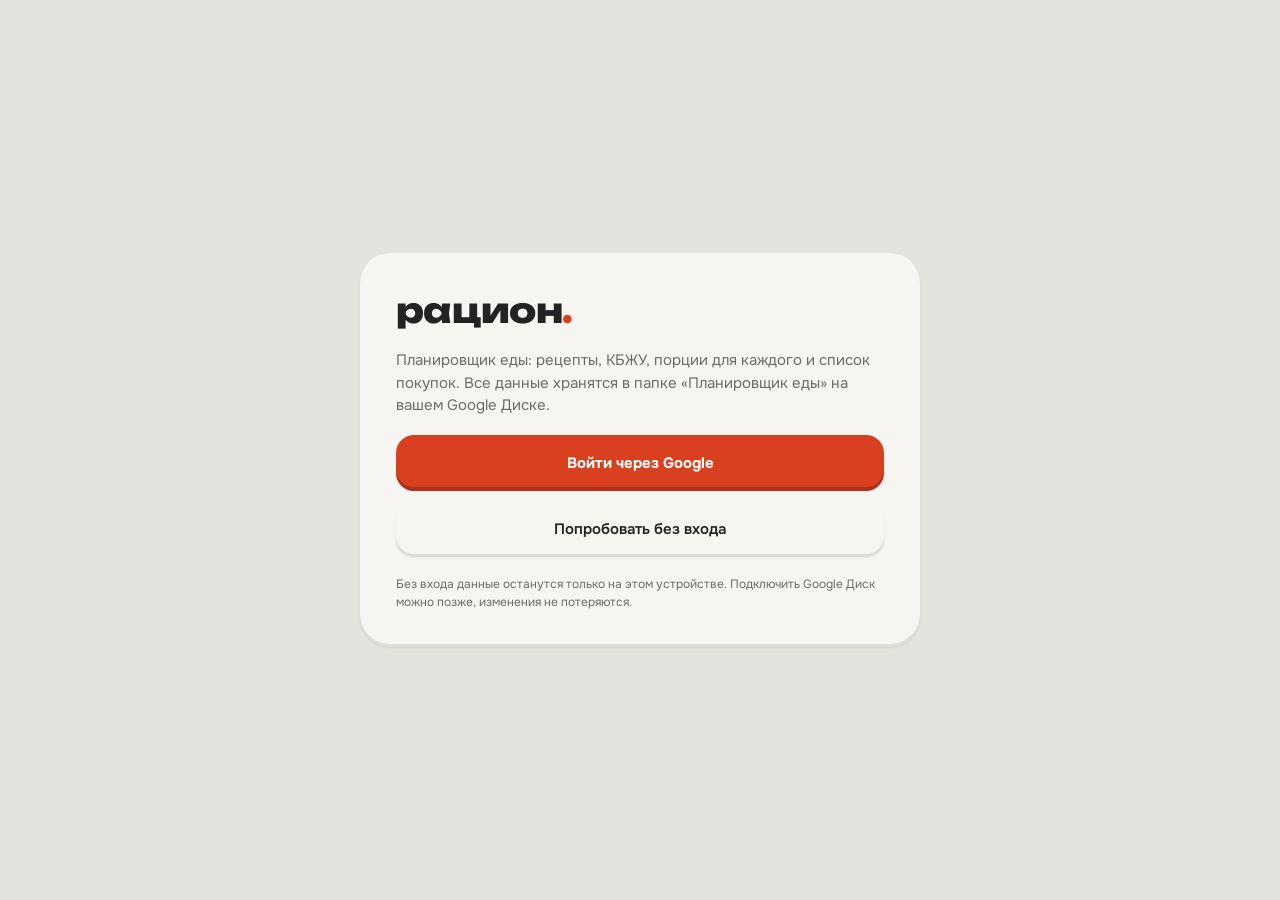
<file: index.html>
<!doctype html>
<html lang="ru">
<head>
<meta charset="utf-8">
<meta name="viewport" content="width=device-width, initial-scale=1, viewport-fit=cover">
<title>Рацион — планировщик еды</title>
<meta name="description" content="Планировщик рациона: рецепты, КБЖУ, список покупок. Данные хранятся на вашем Google Диске.">
<meta name="theme-color" content="#E4E2DD">
<link rel="manifest" href="manifest.webmanifest">
<link rel="icon" href="icons/icon.svg" type="image/svg+xml">
<link rel="apple-touch-icon" href="icons/icon-192.png">
<link rel="preconnect" href="https://fonts.googleapis.com">
<link rel="preconnect" href="https://fonts.gstatic.com" crossorigin>
<link href="https://fonts.googleapis.com/css2?family=Onest:wght@400;500;600;700&family=Unbounded:wght@500;700;800&display=swap" rel="stylesheet">
<link rel="stylesheet" href="css/app.css">
<script src="https://accounts.google.com/gsi/client" async defer></script>
</head>
<body>
<div id="app" aria-live="polite"><div class="welcome"><div class="card"><h1>рацион<i>.</i></h1><p>Загрузка…</p></div></div></div>
<div id="overlay"></div>
<div class="toasts" id="toasts" role="status" aria-live="polite"></div>
<noscript>Для работы приложения нужен JavaScript.</noscript>
<script type="module" src="js/app.js"></script>
</body>
</html>
</file>
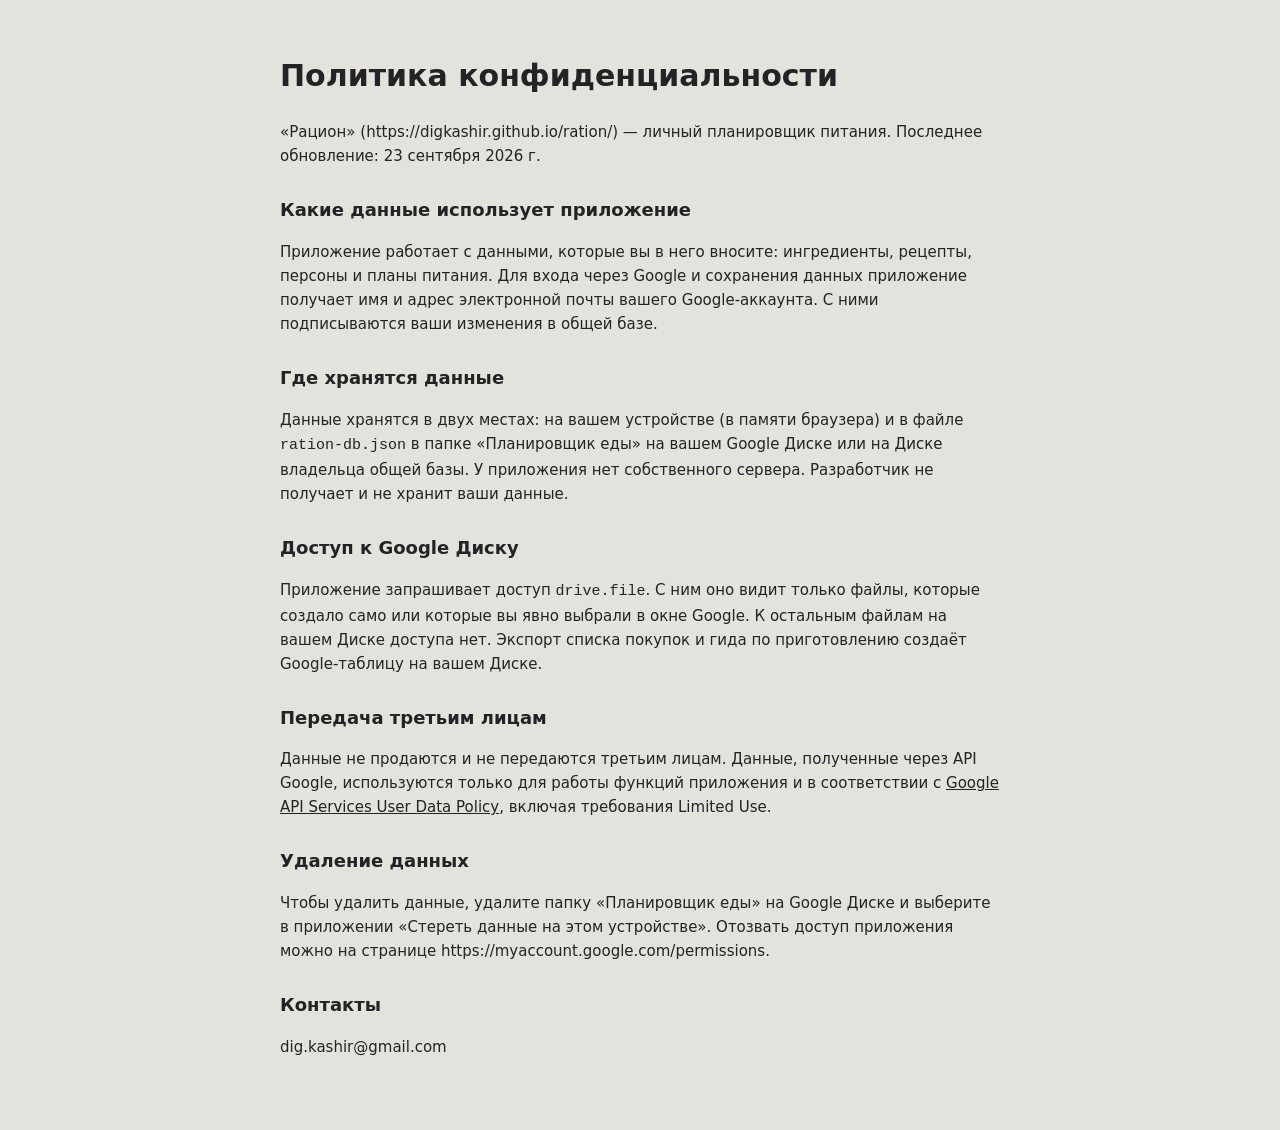
<file: privacy.html>
<!doctype html>
<html lang="ru">
<head>
<meta charset="utf-8">
<meta name="viewport" content="width=device-width, initial-scale=1">
<title>Рацион — политика конфиденциальности</title>
<link rel="stylesheet" href="css/app.css">
<style>.doc{max-width:760px;margin:0 auto;padding:32px 20px 60px;line-height:1.6}.doc h1{font-family:var(--display);font-weight:800}.doc h2{font-family:var(--display);font-size:18px;margin-top:28px}</style>
</head>
<body>
<main class="doc">
<h1>Политика конфиденциальности</h1>
<p>«Рацион» (https://digkashir.github.io/ration/) — личный планировщик питания. Последнее обновление: 23 сентября 2026 г.</p>
<h2>Какие данные использует приложение</h2>
<p>Приложение работает с данными, которые вы в него вносите: ингредиенты, рецепты, персоны и планы питания. Для входа через Google и сохранения данных приложение получает имя и адрес электронной почты вашего Google-аккаунта. С ними подписываются ваши изменения в общей базе.</p>
<h2>Где хранятся данные</h2>
<p>Данные хранятся в двух местах: на вашем устройстве (в памяти браузера) и в файле <code>ration-db.json</code> в папке «Планировщик еды» на вашем Google Диске или на Диске владельца общей базы. У приложения нет собственного сервера. Разработчик не получает и не хранит ваши данные.</p>
<h2>Доступ к Google Диску</h2>
<p>Приложение запрашивает доступ <code>drive.file</code>. С ним оно видит только файлы, которые создало само или которые вы явно выбрали в окне Google. К остальным файлам на вашем Диске доступа нет. Экспорт списка покупок и гида по приготовлению создаёт Google-таблицу на вашем Диске.</p>
<h2>Передача третьим лицам</h2>
<p>Данные не продаются и не передаются третьим лицам. Данные, полученные через API Google, используются только для работы функций приложения и в соответствии с <a href="https://developers.google.com/terms/api-services-user-data-policy">Google API Services User Data Policy</a>, включая требования Limited Use.</p>
<h2>Удаление данных</h2>
<p>Чтобы удалить данные, удалите папку «Планировщик еды» на Google Диске и выберите в приложении «Стереть данные на этом устройстве». Отозвать доступ приложения можно на странице https://myaccount.google.com/permissions.</p>
<h2>Контакты</h2>
<p>dig.kashir@gmail.com</p>
</main>
</body>
</html>
</file>
<file: css/app.css>
/* «Рацион.» — визуальный язык: Журнал × Карман, палитра NuPhy (project state, D-03) */
:root {
  --bg: #E4E2DD;        /* корпус */
  --surf: #F6F5F2;      /* светлый кейкап */
  --surf2: #EDEBE6;
  --ink: #232325;
  --muted: #6E6B66;
  --line: #C9C5BD;
  --dark: #39393C;      /* тёмный кейкап */
  --dark-txt: #F6F5F2;
  --track: #55555A;
  --acc: #D9401F;       /* «Esc» */
  --over: #FF8D70;
  --ok: #4FA383;
  --person: #B4A3E8;
  --s-breakfast: #F4BE34; --s-snack: #A9D8C4; --s-lunch: #BCC7D3; --s-dinner: #F59A76; --s-tea: #D6D3CC;
  --key: inset 0 -3px 0 rgba(0,0,0,.10), 0 1px 2px rgba(0,0,0,.08);
  --key-dark: inset 0 -3px 0 rgba(0,0,0,.45);
  --key-acc: inset 0 -4px 0 rgba(0,0,0,.22);
  --display: 'Unbounded', system-ui, sans-serif;
  --body: 'Onest', system-ui, sans-serif;
}
* { box-sizing: border-box; }
html, body { margin: 0; background: var(--bg); color: var(--ink); font-family: var(--body); font-size: 15px; -webkit-text-size-adjust: 100%; }
body { min-height: 100vh; }
button, input, select, textarea { font: inherit; color: inherit; }
button { cursor: pointer; -webkit-tap-highlight-color: transparent; }
a { -webkit-tap-highlight-color: transparent; }
button:disabled { cursor: not-allowed; opacity: .5; }
a { color: var(--ink); }
a:hover { color: var(--acc); }
:focus-visible { outline: 2px solid var(--acc); outline-offset: 2px; }
.noscroll { overflow: hidden; }
.sr-only { position: absolute; width: 1px; height: 1px; overflow: hidden; clip: rect(0 0 0 0); white-space: nowrap; }

/* ---------- кнопки-кейкапы ---------- */
.btn { height: 44px; padding: 0 18px; border: 0; border-radius: 15px; background: var(--surf); color: var(--ink); font-weight: 600; font-size: 14px; box-shadow: var(--key); display: inline-flex; align-items: center; justify-content: center; gap: 8px; text-decoration: none; white-space: nowrap; }
.btn:active:not(:disabled) { transform: translateY(1px); box-shadow: inset 0 -1px 0 rgba(0,0,0,.10); }
.btn.dark { background: var(--dark); color: var(--dark-txt); box-shadow: var(--key-dark); }
.btn.acc { background: var(--acc); color: #fff; box-shadow: var(--key-acc); font-weight: 700; }
.btn.ghost { background: transparent; box-shadow: none; border: 2px dashed var(--line); color: var(--muted); }
.btn.sm { height: 36px; padding: 0 12px; border-radius: 12px; font-size: 13px; }
.btn.lg { height: 56px; padding: 0 24px; border-radius: 18px; font-size: 15px; }
.btn.icon { width: 44px; padding: 0; }
.btn.danger { color: #9A2A12; }

/* ---------- шапка ---------- */
.top { display: flex; align-items: center; gap: 16px; padding: 16px 24px; }
.brand { font-family: var(--display); font-weight: 800; font-size: 22px; letter-spacing: -.02em; }
.brand i { color: var(--acc); font-style: normal; }
.nav { display: flex; gap: 4px; background: var(--surf); border-radius: 18px; padding: 4px; box-shadow: var(--key); }
.nav a, .nav span { height: 40px; padding: 0 16px; border-radius: 14px; display: flex; align-items: center; gap: 6px; font-size: 14px; text-decoration: none; }
.nav a[aria-current="page"] { background: var(--dark); color: var(--dark-txt); font-weight: 600; }
.nav .soon { color: var(--muted); }
.nav .soon small { font-size: 10px; font-weight: 700; padding: 2px 6px; border-radius: 6px; background: var(--surf2); }
.spacer { flex: 1; }
.sync { display: inline-flex; align-items: center; gap: 8px; height: 40px; padding: 0 14px; border-radius: 14px; border: 0; background: transparent; font-size: 13px; color: var(--muted); }
.sync .dot { width: 8px; height: 8px; border-radius: 4px; background: var(--muted); }
.sync[data-s="synced"] .dot { background: var(--ok); }
.sync[data-s="dirty"] .dot, .sync[data-s="syncing"] .dot { background: #F4BE34; }
.sync[data-s="syncing"] .dot { animation: pulse 1s infinite; }
.sync[data-s="auth"], .sync[data-s="error"] { background: var(--surf); box-shadow: var(--key); color: var(--ink); font-weight: 600; }
.sync[data-s="auth"] .dot, .sync[data-s="error"] .dot { background: var(--acc); }
.sync[data-s="offline"] .dot { background: var(--line); }
@keyframes pulse { 50% { opacity: .3; } }
.avatar { width: 44px; height: 44px; border-radius: 15px; border: 0; background: var(--surf); box-shadow: var(--key); font-weight: 700; }

/* ---------- страницы ---------- */
.page { padding: 0 24px 40px; }
.page-head { display: flex; align-items: center; gap: 12px; flex-wrap: wrap; margin: 8px 0 14px; }
.page-head h1 { margin: 0; font-family: var(--display); font-weight: 800; font-size: 26px; letter-spacing: -.02em; }
.count { color: var(--muted); font-size: 14px; }
.search { display: flex; align-items: center; gap: 8px; height: 44px; padding: 0 14px; border-radius: 15px; background: var(--surf); min-width: 260px; }
.search input { border: 0; background: transparent; outline: none; flex: 1; font-size: 14px; min-width: 0; }
.seg { display: inline-flex; gap: 2px; padding: 4px; border-radius: 15px; background: var(--surf); box-shadow: var(--key); }
.seg button { height: 36px; padding: 0 12px; border: 0; border-radius: 11px; background: transparent; font-size: 13px; }
.seg button[aria-pressed="true"] { background: var(--dark); color: var(--dark-txt); font-weight: 600; }
.chips { display: flex; flex-wrap: wrap; gap: 6px; margin-bottom: 14px; }
.chip { height: 34px; padding: 0 12px; border-radius: 11px; border: 0; background: var(--surf2); font-size: 13px; }
.chip[aria-pressed="true"] { background: var(--dark); color: var(--dark-txt); font-weight: 600; }
.chip b { font-weight: 400; opacity: .6; margin-left: 4px; }

/* ---------- таблица ингредиентов ---------- */
.ing-table { display: flex; flex-direction: column; gap: 6px; }
.ing-row { display: grid; grid-template-columns: minmax(180px, 2fr) 150px repeat(5, minmax(64px, 1fr)) 132px; gap: 6px; align-items: stretch; }
.ing-head { font-size: 12px; color: var(--muted); padding: 0 0 2px; }
.ing-head > * { padding: 0 12px; }
.ing-head .r { text-align: right; }
.ing-row .cell { background: var(--surf); border-radius: 14px; padding: 10px 12px; display: flex; align-items: center; min-height: 48px; font-variant-numeric: tabular-nums; }
.ing-row .name { font-weight: 600; gap: 8px; }
.ing-row .name small { font-weight: 400; color: var(--muted); font-size: 11px; padding: 2px 6px; border-radius: 6px; background: var(--surf2); }
.ing-row .grp { font-size: 13px; color: var(--muted); }
.ing-row .num { justify-content: flex-end; }
.ing-row .unit { font-size: 13px; color: var(--muted); justify-content: flex-end; white-space: nowrap; }
button.ing-row { border: 0; padding: 0; background: transparent; text-align: left; width: 100%; }
button.ing-row:hover .cell { background: #fff; }
button.ing-row:focus-visible { outline-offset: 3px; border-radius: 14px; }
.empty { padding: 40px; text-align: center; color: var(--muted); background: var(--surf); border-radius: 20px; }

/* ---------- боковая панель редактора ---------- */
.layer { position: fixed; inset: 0; }
.scrim { position: fixed; inset: 0; background: rgba(35,35,37,.35); z-index: 20; }
.scrim.clear { background: transparent; }
.drawer { position: fixed; top: 12px; right: 12px; bottom: 12px; width: min(520px, calc(100vw - 24px)); background: var(--bg); border-radius: 26px; z-index: 21; display: flex; flex-direction: column; box-shadow: -12px 0 40px rgba(0,0,0,.18); }
.drawer header { display: flex; align-items: flex-start; justify-content: space-between; gap: 12px; padding: 22px 22px 8px; }
.drawer h2 { margin: 0; font-family: var(--display); font-size: 22px; font-weight: 800; }
.drawer .body { flex: 1; overflow: auto; padding: 8px 22px 16px; display: flex; flex-direction: column; gap: 14px; }
.drawer footer { display: flex; gap: 8px; padding: 14px 22px 22px; flex-wrap: wrap; }
.field { display: flex; flex-direction: column; gap: 6px; }
.field > span { font-size: 12px; font-weight: 700; color: var(--muted); }
.field input, .field select { height: 46px; border-radius: 14px; border: 0; background: var(--surf); padding: 0 14px; font-size: 15px; box-shadow: inset 0 0 0 1px var(--line); width: 100%; }
.field input:focus, .field select:focus { box-shadow: inset 0 0 0 2px var(--dark); outline: none; }
.field input[aria-invalid="true"] { box-shadow: inset 0 0 0 2px var(--acc); }
.grid5 { display: grid; grid-template-columns: repeat(5, minmax(0, 1fr)); gap: 8px; }
.grid2 { display: grid; grid-template-columns: repeat(2, minmax(0, 1fr)); gap: 8px; }
.hint { font-size: 12px; color: var(--muted); }
.panel { background: var(--surf); border-radius: 18px; padding: 14px 16px; display: flex; flex-direction: column; gap: 8px; }
.err { color: #9A2A12; font-size: 13px; }

/* ---------- приветствие ---------- */
.welcome { min-height: 100vh; display: flex; align-items: center; justify-content: center; padding: 24px; }
.welcome .card { width: min(560px, 100%); background: var(--surf); border-radius: 30px; padding: 36px; display: flex; flex-direction: column; gap: 18px; box-shadow: var(--key); }
.welcome h1 { margin: 0; font-family: var(--display); font-weight: 800; font-size: 34px; letter-spacing: -.02em; }
.welcome h1 i { color: var(--acc); font-style: normal; }
.welcome p { margin: 0; line-height: 1.5; color: var(--muted); }
.welcome .actions { display: flex; flex-direction: column; gap: 10px; }
.welcome .fine { font-size: 12px; color: var(--muted); }

/* ---------- меню аккаунта ---------- */
.menu { position: fixed; top: 72px; right: 24px; width: 320px; background: var(--surf); border-radius: 20px; padding: 8px; z-index: 30; box-shadow: 0 20px 50px rgba(0,0,0,.2), inset 0 0 0 1px var(--line); display: flex; flex-direction: column; }
.menu .who { padding: 10px 12px; font-size: 13px; color: var(--muted); border-bottom: 1px solid var(--surf2); margin-bottom: 4px; }
.menu .who b { display: block; color: var(--ink); font-size: 14px; }
.menu button, .menu a { text-align: left; border: 0; background: transparent; padding: 11px 12px; border-radius: 12px; font-size: 14px; text-decoration: none; display: block; }
.menu button:hover, .menu a:hover { background: var(--surf2); }
.menu .ver { font-size: 11px; color: var(--muted); padding: 8px 12px 4px; }

/* ---------- тосты ---------- */
.toasts { position: fixed; left: 50%; bottom: 20px; transform: translateX(-50%); display: flex; flex-direction: column; gap: 8px; z-index: 40; width: min(560px, calc(100vw - 24px)); }
.toast { background: var(--dark); color: var(--dark-txt); padding: 12px 16px; border-radius: 16px; font-size: 14px; box-shadow: var(--key-dark), 0 10px 30px rgba(0,0,0,.2); }
.toast.warn { border-left: 0; box-shadow: inset 0 0 0 2px var(--over), 0 10px 30px rgba(0,0,0,.2); }
.toast.error { box-shadow: inset 0 0 0 2px var(--acc), 0 10px 30px rgba(0,0,0,.2); }

.soon-page { padding: 60px 24px; text-align: center; color: var(--muted); }
.soon-page h2 { font-family: var(--display); color: var(--ink); }

/* ================= v0.2 ================= */
.link { border: 0; background: none; color: var(--muted); text-decoration: underline; font-size: 13px; padding: 0; }
.link:hover { color: var(--acc); }
.btn.icon.sm { width: 36px; height: 36px; padding: 0; }
.btn.dark-soft { background: #4A4A4E; color: var(--dark-txt); box-shadow: inset 0 -3px 0 rgba(0,0,0,.35); }
.btn.ghost-dark { background: transparent; color: var(--dark-txt); box-shadow: none; }
.btn.ghost.wide { width: 100%; }
.btn .plus { font-size: 20px; line-height: 1; font-weight: 700; }
.seg.sm { padding: 3px; border-radius: 12px; align-self: flex-start; }
.seg.sm button { height: 30px; padding: 0 10px; font-size: 12px; border-radius: 9px; }
.chip.meal { background: var(--c); }
.chip.meal[aria-pressed="true"] { background: var(--c); color: var(--ink); box-shadow: inset 0 0 0 2px var(--dark); font-weight: 700; }
.chip.dark-chip { background: var(--surf); box-shadow: var(--key); font-weight: 600; }
.chip.add { background: transparent; box-shadow: inset 0 0 0 1.5px var(--line); color: var(--muted); height: 26px; font-size: 12px; border-radius: 8px; padding: 0 8px; }
.chip-s { display: inline-flex; align-items: center; height: 22px; padding: 0 8px; border-radius: 7px; font-size: 11px; font-weight: 700; background: var(--surf2); border: 0; white-space: nowrap; flex: 0 0 auto; }
.chip-s.dark { background: var(--dark); color: var(--dark-txt); }
button.chip-s { height: 26px; font-size: 12px; }
.tag { display: inline-flex; align-items: center; gap: 2px; height: 24px; padding: 0 8px; border-radius: 8px; background: var(--surf2); font-size: 12px; white-space: nowrap; }
.tag.meal { background: var(--c); }
.tag.more { color: var(--muted); background: transparent; padding: 0 4px; }
.tag button { border: 0; background: transparent; padding: 0 0 0 4px; font-size: 15px; line-height: 1; color: inherit; opacity: .55; }
.tag button:hover { opacity: 1; }
.tag.add { background: #CFE9DD !important; color: #1F5E45; font-weight: 700; }
.tag.rm { background: #F9D5CB !important; color: #9A2A12; }
.chips-w { display: flex; flex-wrap: wrap; gap: 4px; align-items: center; flex: 1; min-width: 0; }
i.dot { display: inline-block; width: 10px; height: 10px; border-radius: 5px; flex: 0 0 auto; }
@media (min-width: 861px) { .only-narrow { display: none !important; } }
.tabbar { display: none; }

/* ---------- база рецептов (10A) ---------- */
.rec-page { display: grid; grid-template-columns: 300px minmax(0, 1fr); gap: 16px; align-items: start; }
.filters { background: var(--surf); border-radius: 26px; padding: 18px; position: sticky; top: 12px; max-height: calc(100vh - 24px); overflow: auto; }
.filters-head { display: flex; align-items: baseline; justify-content: space-between; }
.filters-head h2 { margin: 0; font-size: 15px; font-weight: 800; }
.f-group h3 { font-size: 12px; font-weight: 700; color: var(--muted); margin: 16px 0 6px; }
.f-chips { display: flex; flex-wrap: wrap; gap: 6px; }
.filters .hint { margin: 16px 0 0; }
.rec-main { min-width: 0; }
.rec-main .page-head { margin-top: 0; }
.title-wrap { display: flex; align-items: baseline; gap: 10px; }
.head-actions { display: flex; gap: 8px; }
.rec-list { display: flex; flex-direction: column; gap: 8px; }
.rec-row { display: grid; grid-template-columns: minmax(200px, 1.3fr) minmax(0, 2fr) 96px 160px 84px; gap: 12px; align-items: center; padding: 0 16px; min-height: 52px; background: var(--surf); border-radius: 16px; border: 0; width: 100%; text-align: left; font-variant-numeric: tabular-nums; }
button.rec-row:hover:not(:disabled) { background: #fff; }
.rec-head { background: transparent; min-height: 0; font-size: 12px; color: var(--muted); padding-bottom: 0; }
.rec-head .r-kcal, .rec-head .r-bju, .rec-head .r-serv { font-weight: 400; color: var(--muted); }
.r-name { display: flex; align-items: center; gap: 8px; min-width: 0; font-weight: 700; font-size: 15px; }
.r-name .nm { overflow: hidden; text-overflow: ellipsis; white-space: nowrap; }
.r-tags { display: flex; gap: 4px; overflow: hidden; min-width: 0; -webkit-mask-image: linear-gradient(to right, #000 88%, transparent); mask-image: linear-gradient(to right, #000 88%, transparent); }
.r-kcal { text-align: right; font-weight: 800; }
.r-bju, .r-serv { text-align: right; font-size: 13px; color: var(--muted); white-space: nowrap; }
.rec-row.picked { box-shadow: inset 0 0 0 2px var(--dark); }
.check { display: inline-flex; width: 22px; height: 22px; border-radius: 7px; box-shadow: inset 0 0 0 2px var(--line); align-items: center; justify-content: center; font-size: 13px; flex: 0 0 auto; background: #fff; }
.check.on { background: var(--dark); color: #fff; box-shadow: none; }
.rec-group { background: var(--surf); border-radius: 18px; box-shadow: 0 6px 0 -3px #D3CFC8; margin-bottom: 4px; }
.rec-group.open { box-shadow: inset 0 0 0 2px var(--dark); padding-bottom: 6px; margin-bottom: 0; }
.g-head { display: flex; align-items: center; gap: 8px; padding-right: 10px; }
.g-toggle { flex: 1; display: flex; align-items: center; gap: 10px; border: 0; background: transparent; padding: 0 0 0 16px; min-height: 52px; text-align: left; min-width: 0; }
.g-toggle .caret { color: var(--muted); display: flex; }
.g-name { font-weight: 800; font-size: 15px; overflow: hidden; text-overflow: ellipsis; white-space: nowrap; }
.g-kcal { margin-left: auto; font-weight: 800; padding-right: 6px; font-variant-numeric: tabular-nums; white-space: nowrap; }
.g-list { display: flex; flex-direction: column; gap: 4px; padding: 0 6px; }
.g-empty { padding: 4px 12px 8px; margin: 0; }
.rec-row.sub { background: var(--surf2); min-height: 44px; border-radius: 12px; }
.rec-row.sub .tag:not(.meal) { background: var(--surf); }
.rec-row.sub .r-name { font-size: 14px; }
button.rec-row.sub:hover:not(:disabled) { background: #fff; }
.rec-row { -webkit-user-select: none; user-select: none; -webkit-touch-callout: none; }
.r-grip { display: inline-flex; color: var(--muted); opacity: .55; cursor: grab; margin-left: -4px; flex: 0 0 auto; }
button.rec-row:hover .r-grip { opacity: 1; }
.rec-group { position: relative; }
.rec-row.drag-src { opacity: .35; }
.drag-ghost { position: fixed; z-index: 50; pointer-events: none; margin: 0; background: #fff !important; box-shadow: 0 18px 40px rgba(0,0,0,.25), inset 0 0 0 2px var(--dark) !important; transform: rotate(1deg); opacity: .96; }
.drop-on { box-shadow: inset 0 0 0 2px var(--acc) !important; position: relative; }
.drop-on::after { content: attr(data-drop); position: absolute; right: 12px; top: -11px; background: var(--acc); color: #fff; font-size: 11px; font-weight: 700; padding: 3px 9px; border-radius: 8px; white-space: nowrap; box-shadow: var(--key-acc); z-index: 2; }
.rec-group.reordering { box-shadow: inset 0 0 0 2px var(--dark), 0 0 0 4px rgba(57,57,60,.12); }
body.dragging-rec, body.dragging-rec * { cursor: grabbing !important; }
.sel-bar { position: fixed; left: 50%; bottom: 20px; transform: translateX(-50%); background: var(--dark); color: var(--dark-txt); border-radius: 22px; padding: 8px; display: flex; gap: 8px; align-items: center; z-index: 15; box-shadow: var(--key-dark), 0 12px 30px rgba(0,0,0,.25); max-width: calc(100vw - 24px); flex-wrap: wrap; justify-content: center; }
.sel-n { padding: 0 10px; font-weight: 700; font-size: 14px; }

/* ---------- рецепт: просмотр (11A) ---------- */
.drawer.rec-view { width: min(660px, calc(100vw - 24px)); }
.drawer .rv-head { align-items: center; padding-bottom: 4px; }
.grp-line { display: flex; align-items: center; gap: 8px; min-width: 0; }
.grp-line .lbl { font-size: 11px; font-weight: 800; letter-spacing: .06em; text-transform: uppercase; color: var(--muted); }
.rv-tabs { display: flex; gap: 4px; background: var(--surf); border-radius: 16px; padding: 4px; overflow-x: auto; box-shadow: var(--key); flex: 0 0 auto; scrollbar-width: none; }
.rv-tabs button { height: 40px; padding: 0 12px; border: 0; border-radius: 12px; background: transparent; white-space: nowrap; font-weight: 700; font-size: 13px; }
.rv-tabs button span { color: var(--muted); margin-left: 6px; font-weight: 400; }
.rv-tabs button small { font-size: 10px; font-weight: 600; color: var(--muted); }
.rv-tabs button[aria-selected="true"] { background: var(--dark); color: var(--dark-txt); }
.rv-tabs button[aria-selected="true"] span, .rv-tabs button[aria-selected="true"] small { color: #B9B6B0; }
.rv-title { font-family: var(--display); font-weight: 800; font-size: 24px; margin: 2px 0 0; letter-spacing: -.02em; line-height: 1.2; }
.rv-tags { display: flex; flex-wrap: wrap; gap: 4px; align-items: center; }
.tag-link { border: 0; background: transparent; box-shadow: inset 0 0 0 1.5px var(--over); color: #9A2A12; height: 24px; border-radius: 8px; font-size: 12px; padding: 0 8px; font-weight: 600; }
.rv-kbju { display: flex; flex-direction: column; gap: 8px; }
.tiles { display: grid; grid-template-columns: 1.3fr repeat(4, minmax(0, 1fr)); gap: 8px; }
.tile { background: var(--surf); border-radius: 16px; padding: 10px 12px; display: flex; flex-direction: column; box-shadow: var(--key); min-width: 0; }
.tile span { font-size: 11px; color: var(--muted); }
.tile b { font-size: 20px; font-family: var(--display); font-weight: 700; }
.tile.dark { background: var(--dark); color: var(--dark-txt); box-shadow: var(--key-dark); }
.tile.dark span { color: #B9B6B0; }
.ing-box { background: var(--surf); border-radius: 18px; box-shadow: var(--key); flex: 0 0 auto; }
.ing-toggle { width: 100%; display: flex; justify-content: space-between; align-items: center; gap: 10px; border: 0; background: transparent; padding: 14px 16px; text-align: left; font-size: 14px; color: var(--muted); border-radius: 18px; }
.ing-toggle b { color: var(--ink); font-size: 15px; }
.ing-toggle .more { font-weight: 700; display: inline-flex; gap: 4px; align-items: center; white-space: nowrap; }
.ing-list { padding: 0 16px 10px; }
.ing-list > .hint { margin: 0 0 4px; }
.ing-line { display: flex; justify-content: space-between; gap: 12px; padding: 8px 0; border-top: 1px solid var(--surf2); font-size: 14px; }
.amt { text-align: right; white-space: nowrap; font-variant-numeric: tabular-nums; font-weight: 600; }
.amt .hint { font-weight: 400; }
.rv-desc { margin: 0; line-height: 1.5; }
.rv-sub { font-size: 13px; font-weight: 800; margin: 4px 0 0; }
ol.steps { list-style: none; counter-reset: st; padding: 0; margin: 0; display: flex; flex-direction: column; gap: 12px; }
ol.steps li { counter-increment: st; display: grid; grid-template-columns: 26px minmax(0, 1fr); gap: 12px; line-height: 1.5; font-size: 15px; }
ol.steps li::before { content: counter(st); width: 26px; height: 26px; border-radius: 8px; background: var(--dark); color: #fff; font-size: 12px; font-weight: 700; display: flex; align-items: center; justify-content: center; margin-top: 1px; }

/* ---------- рецепт: правка (11B) ---------- */
.drawer.wide { width: min(980px, calc(100vw - 24px)); }
.edit-bar { display: flex; align-items: center; gap: 10px; background: var(--dark); color: var(--dark-txt); padding: 12px 12px 12px 22px; border-radius: 26px 26px 0 0; flex: 0 0 auto; }
.edit-bar .dot { width: 8px; height: 8px; border-radius: 4px; background: var(--over); flex: 0 0 auto; }
.edit-bar .st { font-weight: 700; font-size: 14px; min-width: 0; overflow: hidden; text-overflow: ellipsis; white-space: nowrap; }
.ed-err { margin: 10px 22px 0; }
.ed-err:empty { display: none; }
.drawer .body.ed-grid { display: grid; grid-template-columns: minmax(0, 1fr) minmax(0, 1.1fr); grid-template-areas: "main main" "sum steps" "ings steps" "desc steps" "tags tags"; gap: 14px 16px; align-content: start; align-items: start; padding-top: 16px; }
.ed-main { grid-area: main; display: flex; gap: 10px; }
.ed-main .field:first-child { flex: 1; }
.ed-main .serv { width: 170px; }
.ed-sum { grid-area: sum; background: var(--dark); color: var(--dark-txt); border-radius: 16px; padding: 12px 16px; display: flex; align-items: baseline; gap: 8px; flex-wrap: wrap; box-shadow: var(--key-dark); }
.ed-sum .lbl { font-size: 12px; color: #B9B6B0; }
.ed-sum b { font-family: var(--display); font-size: 22px; }
.ed-sum .bju { font-size: 13px; }
.ed-ings { grid-area: ings; gap: 0; }
.ed-desc { grid-area: desc; }
.ed-steps { grid-area: steps; display: flex; flex-direction: column; gap: 8px; }
.ed-tags { grid-area: tags; gap: 4px; }
.sec-title { font-size: 12px; font-weight: 800; color: var(--muted); margin: 0 0 6px; line-height: 1.5; }
.sec-title svg { vertical-align: -3px; margin-left: 2px; }
.ed-ing { display: grid; grid-template-columns: minmax(0, 1fr) 84px auto 36px; gap: 6px; align-items: center; padding: 6px 0; border-top: 1px solid var(--surf2); }
.ed-ing .n { font-size: 14px; display: flex; flex-direction: column; min-width: 0; }
.ed-ing .n small { font-size: 11px; color: var(--muted); }
.ed-ing .qty { height: 38px; border-radius: 11px; border: 0; background: #fff; box-shadow: inset 0 0 0 1px var(--line); padding: 0 10px; width: 100%; min-width: 0; font-size: 15px; text-align: right; }
.ed-ing .qty:focus { box-shadow: inset 0 0 0 2px var(--dark); outline: none; }
.ed-ing .qty[aria-invalid="true"] { box-shadow: inset 0 0 0 2px var(--acc); }
.ed-ing .seg { box-shadow: none; background: var(--surf2); }
.ed-ing .seg button { min-width: 36px; }
.ing-add { position: relative; margin-top: 8px; }
.search.dashed { background: transparent; box-shadow: inset 0 0 0 2px var(--line); min-width: 0; }
.sugg { position: absolute; left: 0; right: 0; top: calc(100% + 4px); background: var(--surf); border-radius: 16px; box-shadow: 0 16px 40px rgba(0,0,0,.2), inset 0 0 0 1px var(--line); z-index: 5; display: flex; flex-direction: column; padding: 6px; max-height: 320px; overflow: auto; }
.sugg:empty { display: none; }
.opt { display: flex; justify-content: space-between; align-items: baseline; gap: 10px; border: 0; background: transparent; padding: 10px 12px; border-radius: 10px; text-align: left; font-size: 14px; }
.opt:hover, .opt:focus { background: var(--surf2); outline: none; }
.opt.create { font-weight: 700; color: var(--acc); }
.field textarea { width: 100%; border: 0; border-radius: 14px; background: var(--surf); box-shadow: inset 0 0 0 1px var(--line); padding: 10px 14px; font-size: 15px; line-height: 1.45; resize: none; overflow: hidden; min-height: 46px; }
.field textarea:focus { box-shadow: inset 0 0 0 2px var(--dark); outline: none; }
.steps-ed { list-style: none; margin: 0; padding: 0; display: flex; flex-direction: column; gap: 8px; }
.step-ed { display: grid; grid-template-columns: 22px 26px minmax(0, 1fr) 36px; gap: 8px; align-items: start; background: var(--surf); border-radius: 16px; padding: 10px; box-shadow: var(--key); }
.step-ed:focus-within { box-shadow: inset 0 0 0 2px var(--dark); }
.step-ed textarea { width: 100%; border: 0; background: transparent; padding: 3px 4px; font-size: 15px; line-height: 1.45; resize: none; overflow: hidden; min-height: 28px; border-radius: 8px; }
.step-ed textarea:focus { outline: none; background: #fff; }
.step-ed .num { width: 26px; height: 26px; border-radius: 8px; background: var(--dark); color: #fff; font-size: 12px; font-weight: 700; display: flex; align-items: center; justify-content: center; margin-top: 2px; }
.grip { border: 0; background: transparent; color: var(--muted); cursor: grab; touch-action: none; height: 30px; width: 22px; padding: 0; display: flex; align-items: center; justify-content: center; border-radius: 6px; }
.grip:active { cursor: grabbing; }
.step-ed.dragging { opacity: .9; box-shadow: 0 12px 30px rgba(0,0,0,.2), inset 0 0 0 2px var(--acc); }
.tags-bar { display: flex; align-items: center; gap: 10px; flex-wrap: wrap; }
.tags-head { display: flex; align-items: center; justify-content: space-between; }
.tags-head .sec-title { margin: 0; }
.tg { display: grid; grid-template-columns: 170px minmax(0, 1fr); gap: 10px; align-items: start; padding: 8px 0; border-top: 1px solid var(--surf2); }
.tg-name { font-size: 12px; font-weight: 700; color: var(--muted); padding-top: 5px; }
.auto-box { border-top: 1px solid var(--surf2); padding-top: 10px; display: flex; flex-direction: column; gap: 8px; }
.auto-box p { margin: 0; }
.check-line { display: flex; gap: 8px; align-items: center; font-weight: 600; font-size: 14px; }
.check-line input { width: 18px; height: 18px; accent-color: var(--dark); }
.hint.ok { color: #2E7D5E; }
.cmp { display: grid; grid-template-columns: 1fr 1fr; gap: 10px; }
.cmp > div { background: var(--surf2); border-radius: 14px; padding: 10px; }
.dialog .cmp > div { background: var(--surf); }
.cmp h4 { margin: 0 0 6px; font-size: 12px; color: var(--muted); }
.cmp .tag:not(.meal) { background: var(--surf); }
.dialog .cmp .tag:not(.meal) { background: var(--surf2); }
.cmp-foot { display: flex; gap: 8px; justify-content: flex-end; flex-wrap: wrap; }

/* ---------- диалоги ---------- */
.dialog { position: fixed; left: 50%; top: 50%; transform: translate(-50%, -50%); width: min(620px, calc(100vw - 24px)); max-height: calc(100vh - 24px); background: var(--bg); border-radius: 28px; z-index: 21; display: flex; flex-direction: column; box-shadow: 0 30px 80px rgba(0,0,0,.3); }
.dialog.small { width: min(500px, calc(100vw - 24px)); }
.dlg-body { padding: 24px 24px 8px; overflow: auto; display: flex; flex-direction: column; gap: 12px; }
.dlg-body h2 { margin: 0; font-size: 20px; font-weight: 800; line-height: 1.25; }
.dlg-body p { margin: 0; }
.dlg-body .hint { font-size: 14px; line-height: 1.45; }
.dlg-body .search { min-width: 0; flex: 0 0 auto; }
.dlg-foot { display: flex; justify-content: flex-end; gap: 8px; padding: 12px 24px 22px; flex-wrap: wrap; }
.dlg-row { display: flex; align-items: center; gap: 8px; padding: 6px 0; border-top: 1px solid var(--surf2); }
.dlg-row input { flex: 1; height: 40px; border: 0; border-radius: 12px; background: #fff; box-shadow: inset 0 0 0 1px var(--line); padding: 0 12px; min-width: 0; }
.dlg-row svg { color: var(--muted); flex: 0 0 auto; }
.dlg-row .hint { font-size: 12px; }
.ord-name { flex: 1; font-weight: 600; min-width: 0; }
.menu-list { display: flex; flex-direction: column; background: var(--surf); border-radius: 16px; padding: 6px; }
.menu-list button { border: 0; background: transparent; padding: 12px; border-radius: 10px; text-align: left; font-size: 14px; }
.menu-list button:hover { background: var(--surf2); }
.menu-list .danger { color: #9A2A12; font-weight: 700; }
.chips-w.pick { gap: 6px; }
.pick .chip:not(.meal) { background: var(--surf); }
.pick .chip[aria-pressed="true"]:not(.meal) { background: var(--dark); color: var(--dark-txt); }
.sheet { position: fixed; left: 0; right: 0; bottom: 0; max-height: 88vh; background: var(--bg); border-radius: 26px 26px 0 0; z-index: 21; display: flex; flex-direction: column; }
.sheet-body { overflow: auto; padding: 20px 16px 8px; }
.sheet .filters { position: static; max-height: none; background: transparent; padding: 20px 16px 8px; border-radius: 0; }
.sheet .dlg-foot .btn { flex: 1; }

/* ---------- телефон и узкие экраны ---------- */
@media (max-width: 860px) {
  .only-wide { display: none !important; }
  .top { padding: 12px 12px 4px; gap: 8px; }
  .top .spacer { display: none; }
  .top .nav { display: none; }
  .brand { flex: 1; }
  .sync { padding: 0 8px; max-width: 200px; }
  .sync span:last-child { overflow: hidden; text-overflow: ellipsis; white-space: nowrap; }
  .tabbar { display: flex; position: fixed; left: 10px; right: 10px; bottom: 10px; z-index: 12; background: var(--dark); border-radius: 22px; padding: 6px; box-shadow: var(--key-dark), 0 10px 30px rgba(0,0,0,.25); }
  .tabbar a { flex: 1; display: flex; flex-direction: column; align-items: center; gap: 3px; padding: 8px 0 6px; color: #C9C5BD; text-decoration: none; font-size: 11px; border-radius: 16px; }
  .tabbar a[aria-current="page"] { color: var(--s-breakfast); font-weight: 700; }
  .tabbar a.soon { opacity: .55; }
  .toasts { bottom: 96px; }
  .page { padding: 0 12px 110px; }
  .page-head h1 { font-size: 22px; }
  .page-head .spacer { display: none; }
  .page-head .search { min-width: 0; flex: 1 1 100%; order: 5; }
  .chips { flex-wrap: nowrap; overflow-x: auto; margin: 0 -12px 12px; padding: 0 12px; scrollbar-width: none; }
  .chip { flex: 0 0 auto; }
  /* ингредиенты */
  .ing-head { display: none; }
  .ing-row, button.ing-row { grid-template-columns: repeat(5, minmax(0, 1fr)); background: var(--surf); border-radius: 18px; padding: 6px; gap: 0 2px; }
  .ing-row .cell { background: transparent; min-height: 0; padding: 4px 8px; }
  .ing-row .name { grid-column: 1 / -1; grid-row: 1; font-size: 15px; padding-top: 8px; }
  .ing-row .grp { grid-column: 1 / 4; grid-row: 2; }
  .ing-row .unit { grid-column: 4 / 6; grid-row: 2; }
  .ing-row .num { grid-row: 3; justify-content: flex-start; flex-direction: column; align-items: flex-start; font-size: 14px; padding-bottom: 8px; }
  .ing-row .num::before { content: attr(data-l); font-size: 10px; color: var(--muted); }
  button.ing-row:hover .cell { background: transparent; }
  .drawer { top: auto; left: 0; right: 0; bottom: 0; width: 100%; max-height: 92vh; border-radius: 26px 26px 0 0; }
  .grid5 { grid-template-columns: repeat(3, minmax(0, 1fr)); }
  .menu { right: 12px; left: 12px; width: auto; top: 64px; }
  .welcome .card { padding: 24px; }
  /* рецепты */
  .rec-page { display: block; }
  #rec-filters { display: none; }
  .title-wrap { flex: 1; }
  .head-actions .btn { height: 44px; }
  .head-actions .btn.acc { width: 48px; padding: 0; }
  .quick { display: flex; gap: 6px; overflow-x: auto; margin: 0 -12px 12px; padding: 2px 12px 4px; scrollbar-width: none; }
  .quick .chip { flex: 0 0 auto; height: 38px; border-radius: 13px; padding: 0 14px; }
  .rec-head { display: none; }
  .rec-row { grid-template-columns: minmax(0, 1fr) auto; grid-template-areas: "name kcal" "meta meta"; padding: 12px 14px; gap: 4px 10px; border-radius: 18px; }
  .rec-row .r-tags, .rec-row .r-bju, .rec-row .r-serv { display: none; }
  .r-name { grid-area: name; }
  .r-kcal { grid-area: kcal; }
  .r-meta { grid-area: meta; display: flex; gap: 6px; align-items: center; font-size: 13px; color: var(--muted); min-width: 0; }
  .r-meta span { overflow: hidden; text-overflow: ellipsis; white-space: nowrap; }
  .rec-row.sub { padding: 10px 12px; }
  .g-toggle { padding-left: 14px; gap: 8px; }
  .g-toggle .caret { display: none; }
  .sel-bar { left: 10px; right: 10px; transform: none; bottom: 84px; }
  .sel-bar .btn { flex: 1 1 auto; }
  .sel-n { width: 100%; text-align: center; padding: 4px 0 0; }
  /* рецепт на весь экран */
  .drawer.rec-view, .drawer.wide { top: 0; bottom: 0; left: 0; right: 0; width: 100%; max-height: none; border-radius: 0; }
  .drawer .rv-head { padding: 12px 12px 4px; }
  .drawer.rec-view .body, .drawer.wide .body { padding: 8px 14px 16px; }
  .drawer.rec-view footer { padding: 10px 12px 14px; gap: 6px; }
  .drawer.rec-view footer .btn { flex: 1 1 auto; padding: 0 12px; }
  .drawer.rec-view footer .spacer { display: none; }
  .rv-title { font-size: 21px; }
  .tiles { grid-template-columns: repeat(5, minmax(0, 1fr)); gap: 6px; }
  .tile { padding: 8px; border-radius: 14px; }
  .tile b { font-size: 16px; }
  .tile span { font-size: 10px; }
  .edit-bar { border-radius: 0; background: var(--bg); color: var(--ink); padding: 12px; }
  .edit-bar .dot, .edit-bar .st { display: none; }
  .edit-bar [data-a="rec-cancel"] { order: -1; background: var(--surf); color: var(--ink); box-shadow: var(--key); }
  .ed-tabs { display: flex; gap: 2px; background: var(--surf); border-radius: 16px; padding: 4px; margin: 0 12px 4px; box-shadow: var(--key); flex: 0 0 auto; }
  .ed-tabs button { flex: 1; height: 40px; border: 0; background: transparent; border-radius: 12px; font-weight: 700; font-size: 13px; padding: 0 4px; }
  .ed-tabs [aria-selected="true"] { background: var(--dark); color: var(--dark-txt); }
  .drawer .body.ed-grid { display: flex; flex-direction: column; align-items: stretch; padding-top: 10px; }
  .rec-edit[data-tab="main"] .ed-grid > [data-tab]:not([data-tab~="main"]),
  .rec-edit[data-tab="ings"] .ed-grid > [data-tab]:not([data-tab~="ings"]),
  .rec-edit[data-tab="steps"] .ed-grid > [data-tab]:not([data-tab~="steps"]),
  .rec-edit[data-tab="tags"] .ed-grid > [data-tab]:not([data-tab~="tags"]) { display: none; }
  .ed-main { flex-direction: column; }
  .ed-main .serv { width: 100%; }
  .ed-ing { grid-template-columns: minmax(0, 1fr) 72px auto 36px; }
  .tg { grid-template-columns: 1fr; gap: 6px; }
  .cmp { grid-template-columns: 1fr; }
  .dialog { top: auto; bottom: 0; left: 0; transform: none; width: 100%; max-height: 90vh; border-radius: 26px 26px 0 0; }
  .dialog.small { width: 100%; }
}

/* ================= v0.3 · План ================= */
.ava { flex: 0 0 auto; width: 26px; height: 26px; border-radius: 13px; background: var(--person); color: var(--ink); display: inline-flex; align-items: center; justify-content: center; font-size: 12px; font-weight: 700; }
.ava.lg { width: 44px; height: 44px; border-radius: 22px; font-size: 18px; }
.ava.sm { width: 18px; height: 18px; border-radius: 9px; font-size: 9px; }
.track { height: 7px; border-radius: 4px; background: var(--surf2); overflow: hidden; }
.track.dark { background: var(--track); }
.track i { display: block; height: 100%; border-radius: 4px; background: var(--person); }
.track i.over { background: var(--acc); }
.track.dark i.over { background: var(--over); }
.over { color: #9A2A12; font-weight: 700; }
.pt-totals .over, .pp-tot .over { color: var(--over); }
.star { position: absolute; right: 8px; top: 8px; width: 22px; height: 22px; border-radius: 11px; border: 0; padding: 0; background: var(--dark); color: #fff; font-weight: 800; font-size: 18px; line-height: 1; display: inline-flex; align-items: center; justify-content: center; box-shadow: 0 0 0 2px var(--bg); }
.star span { margin-top: 6px; }
.star:hover, .star:focus-visible { background: var(--acc); }
.star.sm { position: static; width: 16px; height: 16px; font-size: 14px; box-shadow: none; }
.star.sm span { margin-top: 4px; }
.hl { outline: 3px solid var(--acc); outline-offset: 2px; }
.stp { display: inline-flex; align-items: center; gap: 2px; background: var(--bg); border-radius: 12px; padding: 2px; flex: 0 0 auto; }
.stp button { width: 24px; height: 24px; border-radius: 9px; border: 0; background: var(--surf); box-shadow: var(--key); font-size: 14px; line-height: 1; padding: 0; }
.stp button.dark { background: var(--dark); color: var(--dark-txt); box-shadow: var(--key-dark); }
.stp b { min-width: 28px; text-align: center; font-family: var(--display); font-size: 12px; white-space: nowrap; }
.stp b small { font-family: var(--body); font-size: 9px; font-weight: 400; margin-left: 2px; color: var(--muted); }

.plan-page { display: grid; grid-template-columns: 340px minmax(0, 1fr); gap: 16px; align-items: start; }
.plan-side { background: var(--surf); border-radius: 26px; padding: 16px; position: sticky; top: 12px; display: flex; flex-direction: column; gap: 10px; max-height: calc(100vh - 100px); box-sizing: border-box; }
.ps-head h2 { margin: 0; font-family: var(--display); font-size: 15px; }
.plan-side .search { min-width: 0; background: var(--surf2); flex: 0 0 auto; }
.ps-list { display: flex; flex-direction: column; gap: 4px; overflow: auto; min-height: 0; flex: 1; }
.ps-item, .ps-gt { display: flex; align-items: center; gap: 8px; width: 100%; border: 0; background: var(--surf2); border-radius: 12px; padding: 8px 10px; text-align: left; font-size: 13px; cursor: grab; }
.ps-item svg, .ps-gt svg { color: var(--muted); flex: 0 0 auto; }
.ps-item .nm, .ps-gt .nm { flex: 1; min-width: 0; font-weight: 600; overflow: hidden; text-overflow: ellipsis; white-space: nowrap; }
.ps-item b { font-family: var(--display); font-size: 11px; }
.ps-item:hover, .ps-gt:hover { background: #fff; }
.ps-group { border-radius: 14px; display: flex; flex-direction: column; gap: 3px; }
.ps-group.open { box-shadow: inset 0 0 0 2px var(--dark); padding: 3px; }
.ps-item.sub { background: var(--surf); }
.plan-side > .hint { margin: 0; }
.ps-ghost { width: 240px; }
.plan-main { min-width: 0; }
.plan-top { display: flex; align-items: center; gap: 10px; flex-wrap: wrap; margin-bottom: 12px; }
.pnav-wrap { display: flex; align-items: center; gap: 12px; flex-wrap: nowrap; margin-left: auto; }
.pnav { display: flex; align-items: center; gap: 8px; }
.pnav h1 { width: 300px; text-align: center; overflow: hidden; text-overflow: ellipsis; }
.pnav h1 { margin: 0; font-family: var(--display); font-size: 20px; font-weight: 800; letter-spacing: -.02em; white-space: nowrap; }
.plan-scroll { overflow-x: auto; padding: 4px 4px 12px; margin: -4px; }
.pt { --cols: 180px repeat(var(--np), minmax(140px, 1fr)) 104px; display: flex; flex-direction: column; gap: 8px; min-width: calc(62px + 180px + var(--np) * 146px + 116px); }
.pt-head { display: grid; grid-template-columns: 62px var(--cols); gap: 6px; font-size: 11px; color: var(--muted); align-items: end; }
.pt-ph { display: flex; flex-direction: column; gap: 2px; min-width: 0; }
.pt-ph > b { display: none; }
.pt-ph .ava { width: 22px; height: 22px; font-size: 11px; }
.pt-ph { flex-direction: row; flex-wrap: wrap; align-items: center; gap: 2px 6px; }
.pt-ph::after { content: ''; }
.pt-ph b, .pt-ph small { white-space: nowrap; }
.pt-ph > b { display: inline; color: var(--ink); font-size: 13px; }
.pt-ph small { width: 100%; font-size: 11px; }
.pt-day { display: grid; grid-template-columns: 62px minmax(0, 1fr); gap: 6px; position: relative; }
.pt-dl { border: 0; background: var(--surf); border-radius: 16px; display: flex; flex-direction: column; align-items: center; justify-content: center; padding: 6px 0; line-height: 1.15; min-height: 46px; }
.pt-day.open .pt-dl { justify-content: flex-start; padding-top: 14px; }
.pt-dl small { font-size: 10px; color: var(--muted); }
.pt-dl b { font-family: var(--display); font-size: 17px; }
.pt-day.open .pt-dl b { font-size: 22px; }
.pt-dl i { font-style: normal; margin-top: 8px; font-size: 9px; font-weight: 700; padding: 2px 6px; border-radius: 6px; background: var(--acc); color: #fff; }
.pt-dl.today, .pt-day.open .pt-dl { background: var(--dark); color: var(--dark-txt); box-shadow: var(--key-dark); }
.pt-dl.today small, .pt-day.open .pt-dl small { color: #B9B6B0; }
.pt-coll { border: 0; background: var(--surf); border-radius: 16px; padding: 0 12px; min-height: 46px; display: flex; align-items: center; gap: 8px; text-align: left; overflow: hidden; }
.pchip { display: inline-flex; align-items: center; gap: 6px; height: 28px; padding: 0 10px; border-radius: 9px; background: var(--c); font-size: 12px; font-weight: 600; white-space: nowrap; }
.pt-rows { display: flex; flex-direction: column; gap: 6px; min-width: 0; }
.pt-row { display: grid; grid-template-columns: var(--cols); gap: 6px; min-height: 64px; border-radius: 16px; }
.pt-row.dragging { opacity: .5; }
.pt-dish { position: relative; background: var(--c); border-radius: 16px; padding: 6px 30px 6px 6px; display: flex; align-items: center; gap: 4px; min-width: 0; }
.pt-dish.ing { background: var(--surf); box-shadow: inset 0 0 0 2px var(--c); }
.rowgrip { height: 100%; opacity: .55; }
.pt-dn { flex: 1; min-width: 0; border: 0; background: transparent; text-align: left; display: flex; flex-direction: column; padding: 2px; border-radius: 10px; line-height: 1.2; }
.pt-dn small { font-size: 10px; opacity: .72; }
.pt-dn small:first-child { text-transform: uppercase; letter-spacing: .06em; font-weight: 700; }
.pt-dn b { font-size: 14px; overflow: hidden; text-overflow: ellipsis; }
.pt-cell { position: relative; background: var(--surf); border-radius: 14px; padding: 6px 8px; display: flex; flex-direction: column; justify-content: center; gap: 3px; min-width: 0; border: 0; }
.pt-ct { display: flex; align-items: center; gap: 4px; }
.pt-ct .kc { margin-left: auto; font-family: var(--display); font-size: 13px; }
.pt-cb { border: 0; background: transparent; padding: 0; text-align: left; font-size: 10px; color: var(--muted); display: flex; flex-direction: column; align-items: flex-start; gap: 3px; white-space: nowrap; }
.vchip { display: inline-flex; align-items: center; height: 18px; padding: 0 6px; border-radius: 6px; background: var(--dark); color: var(--dark-txt); font-size: 10px; font-weight: 700; max-width: 100%; overflow: hidden; text-overflow: ellipsis; }
.vchip.own { background: #FBE3DA; color: #8A2A12; }
.pt-x { position: absolute; right: -6px; top: -6px; width: 20px; height: 20px; border-radius: 10px; border: 0; background: var(--surf2); color: var(--muted); font-size: 12px; line-height: 1; padding: 0; opacity: 0; box-shadow: 0 1px 3px rgba(0,0,0,.2); }
.pt-cell:hover .pt-x, .pt-cell:focus-within .pt-x { opacity: 1; }
.pt-cell.empty { background: transparent; border: 2px dashed var(--line); align-items: center; font-size: 12px; color: var(--muted); }
.pt-cell.empty:hover { background: var(--surf); color: var(--ink); }
.pt-tot { background: var(--surf2); border-radius: 14px; padding: 6px 10px; display: flex; flex-direction: column; justify-content: center; }
.pt-tot b { font-family: var(--display); font-size: 13px; }
.pt-tot small { font-size: 11px; color: var(--muted); }
.pt-emptyday { background: var(--surf); border-radius: 14px; padding: 14px; color: var(--muted); font-size: 13px; }
.pt-totals { display: grid; grid-template-columns: var(--cols); gap: 6px; background: var(--dark); color: var(--dark-txt); border-radius: 18px; padding: 10px 10px 10px 14px; align-items: center; box-shadow: var(--key-dark); }
.pt-tl { display: flex; flex-direction: column; gap: 6px; font-size: 13px; }
.pt-tl div { display: flex; gap: 4px; flex-wrap: wrap; }
.pt-tl .btn.sm { height: 28px; padding: 0 9px; font-size: 11px; border-radius: 9px; }
.pt-pt { display: flex; flex-direction: column; gap: 4px; min-width: 0; }
.pt-pth { display: flex; justify-content: space-between; font-size: 11px; }
.pt-pth span { opacity: .7; }
.pt-pt small { font-size: 10px; opacity: .85; white-space: nowrap; }
.pt-tsum { display: flex; flex-direction: column; }
.pt-tsum b { font-family: var(--display); font-size: 15px; }
.pt-tsum small { font-size: 10px; opacity: .7; }
.pt-sum { display: flex; align-items: center; gap: 16px; flex-wrap: wrap; background: var(--surf); border-radius: 18px; padding: 10px 16px; margin-top: 12px; font-size: 12px; box-shadow: var(--key); }
.pt-sum b { font-size: 13px; }
.ps-avg { display: inline-flex; align-items: center; gap: 6px; white-space: nowrap; }
.drop-bad { box-shadow: inset 0 0 0 2px #9A2A12 !important; position: relative; }
.drop-bad::after { content: attr(data-drop); position: absolute; right: 8px; top: -11px; background: var(--dark); color: #fff; font-size: 11px; font-weight: 700; padding: 3px 9px; border-radius: 8px; white-space: nowrap; z-index: 3; }
.pt-day.drop-on, .pt-cell.drop-on { box-shadow: 0 0 0 3px var(--acc) !important; border-radius: 16px; }

/* окно «добавить» */
.dialog.pa { width: min(900px, calc(100vw - 24px)); }
.pa-h { display: flex; align-items: center; gap: 10px; flex-wrap: wrap; }
.pa-date input { height: 34px; border-radius: 10px; border: 0; background: var(--surf); padding: 0 8px; box-shadow: inset 0 0 0 1px var(--line); }
.pa-slots { display: flex; flex-wrap: wrap; gap: 6px; }
.pa-cols { display: grid; grid-template-columns: minmax(0, 1fr) minmax(0, 1.1fr); gap: 12px; min-height: 0; }
.pa-list { display: flex; flex-direction: column; gap: 4px; overflow: auto; max-height: 46vh; min-height: 200px; padding: 2px; }
.pa-item { border: 0; background: var(--surf); border-radius: 12px; padding: 8px 10px; text-align: left; display: flex; flex-direction: column; gap: 2px; }
.pa-item b { font-size: 14px; display: flex; align-items: center; gap: 6px; }
.pa-item small { font-size: 12px; color: var(--muted); overflow: hidden; text-overflow: ellipsis; white-space: nowrap; }
.pa-item:hover { background: #fff; }
.pa-item.on { box-shadow: inset 0 0 0 2px var(--dark); background: #fff; }
.pa-who { gap: 0; align-self: start; }
.pa-wh { display: flex; align-items: center; justify-content: space-between; gap: 8px; padding-bottom: 6px; }
.pa-row { display: flex; align-items: center; gap: 8px; padding: 7px 0; border-top: 1px solid var(--surf2); }
.pa-row.off { opacity: .6; }
.pa-rn { flex: 1; min-width: 0; display: flex; flex-direction: column; gap: 3px; font-size: 13px; }
.pa-rn select { height: 28px; border-radius: 8px; border: 0; background: var(--bg); font-size: 12px; max-width: 100%; }
.pa-who .hint { margin: 8px 0 0; }
.btn.wide { width: 100%; }
.dlg-foot .btn.wide { height: 52px; font-size: 15px; }
.pe-h { display: flex; align-items: center; gap: 10px; }
.pe-h h2 { font-size: 17px; }
.own-box { background: #FBE3DA; color: #8A2A12; border-radius: 12px; padding: 8px 10px; font-size: 12px; }
.menu-list .acc-t { color: var(--acc); font-weight: 700; }
.pd-move { display: flex; align-items: flex-end; gap: 8px; }
.pd-move .field { flex: 1; }
.grid-name { display: grid; grid-template-columns: minmax(0, 1fr) 150px; gap: 10px; }
.radio { display: flex; gap: 10px; align-items: flex-start; background: var(--surf); border-radius: 14px; padding: 10px 12px; }
.radio input { margin-top: 3px; accent-color: var(--dark); }
.radio span { display: flex; flex-direction: column; gap: 2px; font-size: 14px; }
.radio small { font-size: 12px; color: var(--muted); }
.radio:has(input:checked) { box-shadow: inset 0 0 0 2px var(--dark); }

/* экземпляр */
.drawer .body.ed-grid .ed-main.inst { flex-direction: column; gap: 10px; }
.rec-edit.inst .ed-sum { display: none; }
.inst-info { display: flex; align-items: center; gap: 12px; flex-wrap: wrap; }
.inst-info .hint { margin: 0; flex: 1 1 100%; }
.inst-kc { background: var(--dark); color: var(--dark-txt); border-radius: 14px; padding: 8px 12px; display: flex; align-items: baseline; gap: 8px; font-size: 12px; box-shadow: var(--key-dark); }
.inst-kc b { font-family: var(--display); font-size: 20px; }
.inst-apply { background: var(--surf); border-radius: 16px; padding: 12px; display: flex; flex-direction: column; gap: 8px; font-size: 13px; }
.check-chip { display: inline-flex; align-items: center; gap: 6px; height: 34px; padding: 0 10px 0 4px; border-radius: 12px; background: var(--bg); font-size: 13px; }
.check-chip input { accent-color: var(--dark); }
.inst-save { display: flex; align-items: center; justify-content: space-between; gap: 10px; background: var(--surf); border-radius: 16px; padding: 10px 12px; flex-wrap: wrap; }
.ed-ing.add { background: #DDF0E7; border-radius: 10px; }
.ed-ing.chg { background: #F7EBC9; border-radius: 10px; }
.ed-removed { display: flex; flex-wrap: wrap; gap: 6px; align-items: center; padding-top: 8px; }
.chip.rm { background: #FBE3DA; color: #8A2A12; height: 28px; font-size: 12px; }

/* телефон: план */
.plan-phone { display: flex; flex-direction: column; gap: 10px; }
.pdays { display: flex; gap: 6px; overflow-x: auto; scrollbar-width: none; margin: 0 -12px; padding: 0 12px 2px; }
.pday { flex: 0 0 auto; width: 46px; height: 54px; border-radius: 14px; border: 0; background: var(--surf); display: flex; flex-direction: column; align-items: center; justify-content: center; line-height: 1.1; }
.pday small { font-size: 10px; color: var(--muted); }
.pday b { font-family: var(--display); font-size: 15px; }
.pday.today { box-shadow: inset 0 0 0 2px var(--acc); }
.pday.on { background: var(--dark); color: var(--dark-txt); box-shadow: var(--key-dark); }
.pday.on small { color: #B9B6B0; }
.pp-tot { background: var(--dark); color: var(--dark-txt); border-radius: 18px; padding: 10px 12px; display: flex; flex-direction: column; gap: 8px; box-shadow: var(--key-dark); }
.pp-toth { display: flex; justify-content: space-between; font-size: 13px; }
.pp-bars { display: grid; grid-template-columns: repeat(2, minmax(0, 1fr)); gap: 8px 14px; }
.pp-bh { display: flex; justify-content: space-between; font-size: 11px; margin-bottom: 3px; }
.pp-card { background: var(--surf2); border-radius: 20px; overflow: hidden; }
.pp-ch { position: relative; background: var(--c); padding: 8px 12px; display: flex; align-items: center; gap: 8px; }
.pp-ch.ing { background: var(--surf); box-shadow: inset 0 0 0 2px var(--c); }
.pp-ch .star { position: static; }
.pp-cn { flex: 1; min-width: 0; border: 0; background: transparent; text-align: left; display: flex; flex-direction: column; padding: 0; }
.pp-cn small { font-size: 9px; font-weight: 700; letter-spacing: .06em; text-transform: uppercase; opacity: .7; }
.pp-cn b { font-size: 15px; }
.pp-ct { font-size: 12px; font-weight: 700; }
.pp-rows { padding: 6px; display: flex; flex-direction: column; gap: 4px; }
.pp-row { background: var(--surf); border-radius: 14px; padding: 6px 6px 6px 8px; display: flex; align-items: center; gap: 6px; }
.pp-who { flex: 1; min-width: 0; border: 0; background: transparent; display: flex; align-items: center; gap: 8px; text-align: left; padding: 0; }
.pp-who span { display: flex; flex-direction: column; min-width: 0; }
.pp-who small { font-size: 11px; color: var(--muted); overflow: hidden; text-overflow: ellipsis; white-space: nowrap; }
.pp-row .stp button { width: 30px; height: 30px; }
.pp-miss { display: flex; flex-wrap: wrap; gap: 6px; }
.fab { position: fixed; right: 16px; bottom: 92px; width: 58px; height: 58px; border-radius: 20px; border: 0; background: var(--acc); color: #fff; font-size: 28px; box-shadow: var(--key-acc), 0 8px 20px rgba(0,0,0,.2); z-index: 11; }

/* персоны */
.pgrid { display: grid; grid-template-columns: repeat(auto-fill, minmax(300px, 1fr)); gap: 14px; margin-bottom: 12px; }
.pcard { background: var(--surf); border-radius: 24px; padding: 18px; display: flex; flex-direction: column; gap: 10px; box-shadow: var(--key); }
.pcard.dragging { opacity: .6; box-shadow: inset 0 0 0 2px var(--dark); }
.pcard-h { display: flex; align-items: center; gap: 10px; }
.pcard-name { flex: 1; min-width: 0; border: 0; background: transparent; text-align: left; display: flex; flex-direction: column; padding: 0; }
.pcard-name b { font-family: var(--display); font-size: 17px; }
.pgrip { cursor: grab; }
.goals { display: grid; grid-template-columns: repeat(4, minmax(0, 1fr)); gap: 6px; }
.goals div { background: var(--bg); border-radius: 12px; padding: 6px 8px; display: flex; flex-direction: column; }
.goals span { font-size: 10px; color: var(--muted); }
.goals b { font-family: var(--display); font-size: 14px; }
.hint.cap { font-size: 11px; font-weight: 700; text-transform: uppercase; letter-spacing: .03em; }
.pbar { display: flex; flex-direction: column; gap: 3px; }
.pbar-h { display: flex; justify-content: space-between; font-size: 11px; color: var(--muted); }
.pbar-h b { color: var(--ink); }
.per-head { display: flex; align-items: center; gap: 10px; }

/* тэги */
.tags-page { max-width: 1040px; }
.tblock { background: var(--surf); border-radius: 22px; padding: 16px 18px; margin-bottom: 12px; display: flex; flex-direction: column; gap: 10px; }
.tblock-h { display: flex; align-items: baseline; gap: 10px; flex-wrap: wrap; }
.tblock-h h2 { margin: 0; font-family: var(--display); font-size: 15px; }
.tchips { display: flex; flex-wrap: wrap; gap: 6px; }
.tchip { display: inline-flex; align-items: center; height: 34px; border-radius: 11px; background: var(--surf2); font-size: 13px; overflow: hidden; }
.tchip.meal { background: var(--c); padding: 0 10px; gap: 6px; }
.tchip.own { box-shadow: inset 0 0 0 1.5px var(--line); }
.tchip small { font-size: 11px; color: var(--muted); }
.tchip-name { height: 100%; border: 0; background: transparent; padding: 0 10px; display: inline-flex; align-items: center; gap: 6px; font-size: 13px; }
.tchip-name:hover { background: #fff; }
.tchip-x { height: 100%; border: 0; background: transparent; color: #9A2A12; padding: 0 10px 0 4px; font-size: 16px; }
@media (max-width: 860px) {
  .plan-page { display: block; }
  .plan-top { margin-bottom: 8px; }
  .pnav { width: 100%; flex-wrap: wrap; }
  .pnav h1 { font-size: 16px; white-space: normal; flex: 1; min-width: 0; }
  .pgrid { grid-template-columns: 1fr; }
  .pa-cols { grid-template-columns: 1fr; }
  .pa-list { max-height: 30vh; min-height: 0; }
  .grid-name { grid-template-columns: 1fr; }
  .goals { grid-template-columns: repeat(4, minmax(0, 1fr)); }
}
/* всплывающая подсказка с полным названием */
.tip { position: fixed; z-index: 60; max-width: 360px; background: var(--dark); color: var(--dark-txt); font-size: 13px; line-height: 1.35; padding: 7px 10px; border-radius: 10px; box-shadow: 0 10px 24px rgba(0,0,0,.25); pointer-events: none; }
.ps-item.drop-on, .ps-group.drop-on { box-shadow: inset 0 0 0 2px var(--acc) !important; }
.ps-item.drag-src { opacity: .35; }
@media (max-width: 860px) { .pnav-wrap { width: 100%; margin-left: 0; } .pnav h1 { width: auto; } }
.ps-group.reordering { box-shadow: inset 0 0 0 2px var(--dark), 0 0 0 4px rgba(57,57,60,.15); }
.ps-group, .ps-item { position: relative; }

/* ================= v0.3.3 · По дням приготовления (14B, 14C) ================= */
.plan-page.cook { grid-template-columns: minmax(0, 1fr); }
.plan-page.cook .plan-side { display: none; }
.ck { --hatch: repeating-linear-gradient(135deg, #D6D2CA 0 3px, transparent 3px 9px); display: flex; flex-direction: column; gap: 6px; }
.ck-head, .ck-day, .ck-foot { display: grid; grid-template-columns: var(--ck); gap: 4px; }
.ck-head { align-items: end; padding: 2px 0 4px; }
.ck-legend { grid-column: 1 / span 2; display: flex; flex-direction: column; gap: 1px; font-size: 10px; color: var(--muted); line-height: 1.35; }
.ck-legend span { display: inline-flex; align-items: center; gap: 5px; }
.ck-legend .link { font-size: 11px; text-align: left; margin-top: 3px; }
.ck-hatch, .ck-eat { display: inline-block; width: 16px; height: 9px; border-radius: 3px; background: var(--hatch); box-shadow: inset 0 0 0 1px #D6D2CA; }
.ck-eat { background: var(--surf); box-shadow: inset 0 0 0 1.5px #CFCBC4; }
.ck-ch { height: 36px; border-radius: 11px; background: var(--surf); display: flex; align-items: center; justify-content: center; gap: 5px; }
.ck-ch small { font-size: 11px; opacity: .75; }
.ck-ch b { font-family: var(--display); font-size: 15px; }
.ck-ch.past { background: var(--surf2); color: var(--muted); }
.ck-ch.today { background: var(--dark); color: var(--dark-txt); box-shadow: var(--key-dark); }
.ck-dl { grid-column: 1; border-radius: 12px; background: var(--surf); display: flex; flex-direction: column; align-items: center; justify-content: center; line-height: 1.1; min-height: 36px; }
.ck-dl small { font-size: 10px; opacity: .7; }
.ck-dl b { font-family: var(--display); font-size: 15px; }
.ck-dl.today { background: var(--dark); color: var(--dark-txt); }
.ck-sl { height: 40px; display: flex; align-items: center; padding: 0 8px; border-radius: 10px; background: var(--c); font-size: 10px; font-weight: 700; letter-spacing: .05em; text-transform: uppercase; }
.ck-none { grid-column: 2 / -1; display: flex; align-items: center; padding: 0 12px; min-height: 36px; border-radius: 10px; background: rgba(246,245,242,.45); font-size: 12px; color: var(--muted); }
.ck-cell { height: 40px; border-radius: 10px; background: rgba(246,245,242,.3); position: relative; min-width: 0; }
.ck-cell.past { background: rgba(237,235,230,.5); }
.ck-cell.eat { background: var(--surf); box-shadow: inset 0 0 0 1.5px #CFCBC4; }
.ck-cell.no { background: var(--hatch); }
.ck-cell.has { background: transparent; }
.ck-cell.drop-on { box-shadow: inset 0 0 0 2px var(--acc) !important; background: #FBE3DA; }
.ck-cell.drop-bad { box-shadow: inset 0 0 0 2px #9A2A12 !important; }
.ck-cell.drop-on::after, .ck-cell.drop-bad::after { left: 0; right: auto; }
.ck-card { height: 100%; box-sizing: border-box; background: var(--surf); border-radius: 10px; border-left: 5px solid var(--c); box-shadow: var(--key); display: flex; align-items: center; gap: 4px; padding: 0 5px 0 4px; cursor: grab; min-width: 0; }
.ck-card.joint { box-shadow: inset 0 0 0 2px var(--dark), var(--key); }
.ck-card.drag-src { opacity: .35; }
.ck-card.drag-ghost { height: 40px; }
.ck-grip { color: var(--muted); display: flex; flex: 0 0 auto; }
.ck-grip svg { width: 7px; height: 11px; }
.ck-open { flex: 1; min-width: 0; border: 0; background: transparent; padding: 0; text-align: left; display: flex; flex-direction: column; line-height: 1.15; cursor: inherit; }
.ck-open b { font-size: 12px; overflow: hidden; text-overflow: ellipsis; white-space: nowrap; }
.ck-open small { font-size: 10px; color: var(--muted); white-space: nowrap; overflow: hidden; text-overflow: ellipsis; }
.ck-open .ck-joint { color: var(--ink); font-weight: 700; display: inline-flex; align-items: center; gap: 3px; }
.ck-n { font-family: var(--display); font-size: 11px; font-weight: 700; white-space: nowrap; }
.star.in { position: static; width: 18px; height: 18px; box-shadow: none; flex: 0 0 auto; }
.star.in.on { background: var(--acc); }
.ck-foot { margin-top: 4px; }
.ck-fl { grid-column: 1 / span 2; display: flex; align-items: center; font-size: 12px; font-weight: 700; }
.ck-fc { background: var(--dark); color: var(--dark-txt); border-radius: 12px; padding: 7px 8px; display: flex; flex-direction: column; gap: 2px; font-size: 11px; box-shadow: var(--key-dark); min-width: 0; }
.ck-fc b { font-size: 12px; }
.ck-fc small { opacity: .75; }
.ck-fc.empty { background: transparent; box-shadow: none; }
.ck-hint { margin: 10px 0 0; max-width: 900px; }
.ck-filter { background: var(--dark); color: var(--dark-txt); border-radius: 16px; padding: 10px 14px; display: flex; align-items: center; gap: 10px; box-shadow: var(--key-dark); margin-bottom: 10px; }
.ck-filter > div { flex: 1; display: flex; flex-direction: column; }
.ck-filter b { font-size: 14px; }
.ck-filter small { font-size: 12px; opacity: .75; }
.ck-filter .star.in { width: 24px; height: 24px; }
.pd-people { display: flex; flex-direction: column; gap: 4px; }
.pd-people > .btn { align-self: flex-start; }
.pd-cook { display: flex; flex-direction: column; gap: 6px; }
.pd-cook > b { font-size: 12px; color: var(--muted); }
.pd-cook .chip { height: 30px; font-size: 12px; }

/* ================= v0.3.4 · рецепт в окнах плана, ячейка приёма ================= */
.pt-cell[data-a] { cursor: pointer; transition: box-shadow .12s; }
.pt-cell[data-a]:hover { box-shadow: inset 0 0 0 2px var(--line); }
.pt-cell .stp { cursor: default; }
.dialog.pd { width: min(980px, calc(100vw - 24px)); }
.pd-body { display: grid; grid-template-columns: minmax(0, 440px) minmax(0, 1fr); gap: 16px; align-items: start; }
.pd-main { display: flex; flex-direction: column; gap: 12px; min-width: 0; }
.pd-rec { gap: 10px; min-width: 0; }
.pd-rec-h { display: flex; flex-direction: column; gap: 2px; }
.pd-rec-h b { font-size: 16px; }
.pd-rec .seg.sm { align-self: flex-start; }
.pd-ings .ing-line:first-child, .pa-rec .ing-line:first-child { border-top: 0; }
.pd-rec ol.steps li, .pa-rec ol.steps li { font-size: 14px; }
.pa-who { max-height: 52vh; overflow: auto; }
.pa-rec { display: flex; flex-direction: column; gap: 8px; margin-top: 10px; padding-top: 10px; border-top: 1px solid var(--surf2); }
.pa-rec-t { border: 0; background: transparent; padding: 0; text-align: left; display: flex; flex-direction: column; gap: 1px; }
.pa-rec-t .hint { margin: 0 !important; font-size: 12px !important; }
.pa-rec .ing-line { font-size: 13px; padding: 6px 0; }
.pe .pa-rec { background: var(--surf); border-radius: 16px; padding: 10px 12px; border-top: 0; margin-top: 0; }
@media (max-width: 860px) { .pd-body { grid-template-columns: 1fr; } }

/* ================= v0.4 · Покупки и гид (15B) ================= */
.shop-top { display: flex; align-items: center; gap: 12px; flex-wrap: wrap; margin-bottom: 14px; }
.shop-top h1 { margin: 0; font-family: var(--display); font-size: 26px; font-weight: 800; }
.shop-top .pnav h2 { margin: 0; font-family: var(--display); font-size: 17px; min-width: 230px; text-align: center; }
.sh-export { display: flex; align-items: center; gap: 10px; flex-wrap: wrap; }
.shop-cols { display: grid; grid-template-columns: minmax(0, 1.6fr) minmax(320px, 1fr); gap: 16px; align-items: start; }
.shop-cols > .empty { grid-column: 1 / -1; }
.sh-list { border-radius: 24px; padding: 16px; gap: 10px; }
.sh-lh { display: flex; align-items: baseline; gap: 10px; flex-wrap: wrap; }
.sh-lh h2 { margin: 0; font-size: 17px; }
.sh-cols { columns: 2 300px; column-gap: 16px; }
.sh-grp { break-inside: avoid; display: flex; flex-direction: column; gap: 3px; margin-bottom: 12px; }
.sh-grp h3 { margin: 0; padding: 0 4px; font-size: 11px; font-weight: 700; letter-spacing: .06em; text-transform: uppercase; color: var(--muted); }
.sh-item { display: flex; align-items: center; gap: 10px; padding: 4px 6px 4px 8px; border-radius: 12px; background: var(--surf2); min-height: 40px; }
.sh-item .nm { flex: 1; min-width: 0; font-size: 14px; overflow: hidden; text-overflow: ellipsis; white-space: nowrap; }
.sh-item.done { background: transparent; }
.sh-item.done .nm, .sh-item.done .sh-amt b, .sh-item.done .pcs { color: var(--muted); text-decoration: line-through; }
.sh-item.zero .sh-amt b { color: var(--muted); font-weight: 600; }
.sh-check { width: 24px; height: 24px; flex: 0 0 auto; border-radius: 7px; border: 2px solid var(--line); background: var(--surf); padding: 0; display: inline-flex; align-items: center; justify-content: center; }
.sh-check[aria-checked="true"] { background: var(--dark); border-color: var(--dark); color: #fff; }
.sh-amt { border: 0; background: transparent; border-radius: 10px; padding: 4px 8px; display: grid; grid-template-columns: auto 64px; column-gap: 8px; align-items: baseline; text-align: right; font-size: 14px; cursor: pointer; }
.sh-amt:hover { background: var(--surf); box-shadow: inset 0 0 0 1.5px var(--line); }
.sh-amt b { white-space: nowrap; font-variant-numeric: tabular-nums; }
.sh-amt .pcs { color: var(--muted); font-size: 13px; white-space: nowrap; }
.sh-amt small { grid-column: 1 / -1; font-size: 11px; color: var(--acc); white-space: nowrap; }
.sh-amt.edited b { color: var(--acc); }
.sh-hidden { margin: 0; }
.sh-hidden .link { font-size: 12px; }
.sh-guide { display: flex; flex-direction: column; gap: 6px; }
.sh-day { display: flex; flex-direction: column; gap: 5px; margin-bottom: 6px; }
.sh-day h3 { margin: 4px 0 0; font-family: var(--display); font-size: 13px; display: flex; align-items: center; gap: 8px; }
.sh-day h3::after { content: ''; flex: 1; height: 1px; background: var(--line); }
.sh-cook { display: flex; align-items: center; gap: 8px; width: 100%; border: 0; text-align: left; background: var(--surf); border-radius: 14px; padding: 8px 12px 8px 8px; box-shadow: var(--key); }
.sh-cook.joint { box-shadow: inset 0 0 0 2px var(--dark), var(--key); }
.sh-cook .bar { width: 5px; align-self: stretch; border-radius: 3px; background: var(--c); flex: 0 0 auto; }
.sh-cook .t { flex: 1; min-width: 0; display: flex; flex-direction: column; }
.sh-cook .t b { font-size: 14px; overflow: hidden; text-overflow: ellipsis; white-space: nowrap; }
.sh-cook .t small { font-size: 11px; color: var(--muted); }
.sh-cook .n { font-size: 13px; white-space: nowrap; }
.sh-loose { background: var(--surf); border-radius: 14px; padding: 8px 12px; display: flex; flex-direction: column; gap: 4px; font-size: 13px; box-shadow: inset 0 0 0 1.5px var(--line); }
.sh-loose > div { display: flex; gap: 8px; align-items: baseline; }
.sh-loose > div span { flex: 1; }
.sh-loose small { color: var(--muted); font-size: 11px; }
.se-row { display: flex; align-items: flex-end; gap: 10px; }
.se-row .field { flex: 1; }
.se-row .seg.sm { align-self: flex-end; margin-bottom: 6px; }
.se-u { padding-bottom: 14px; font-weight: 700; }
@media (max-width: 860px) {
  .shop-cols { grid-template-columns: minmax(0, 1fr); }
  .shop-top h1 { font-size: 20px; width: 100%; }
  .shop-top .pnav h2 { min-width: 0; font-size: 15px; }
  .sh-export { width: 100%; }
  .sh-cols { columns: 1; }
}
.ios-join { text-align: left; gap: 10px; }
.ios-join .fine { margin: 0; }
.ios-join .link { align-self: flex-start; }
.auth-fallback { position: fixed; left: 12px; right: 12px; top: 70px; z-index: 40; display: flex; align-items: center; gap: 10px; flex-wrap: wrap; background: var(--dark); color: var(--dark-txt); border-radius: 16px; padding: 10px 12px; box-shadow: var(--key-dark), 0 10px 30px rgba(0,0,0,.25); }
.auth-fallback span { flex: 1; min-width: 160px; font-size: 14px; }
.auth-fallback .btn.icon { background: #4A4A4E; color: var(--dark-txt); box-shadow: none; }

/* ================= v0.5 · Покупки: вкладки, общий период, таблица, фильтр ================= */
.shop-page .shop-top { margin-bottom: 8px; }
.shop-page .pnav-wrap { margin-left: auto; }
.shop-sub { display: flex; align-items: center; gap: 10px; flex-wrap: wrap; margin-bottom: 12px; }
.sh-filter { flex-direction: row; flex-wrap: wrap; align-items: center; gap: 6px; border-radius: 20px; padding: 10px 14px; margin-bottom: 12px; }
.sh-fl { font-size: 12px; font-weight: 700; color: var(--muted); text-transform: uppercase; letter-spacing: .05em; margin-right: 4px; }
.sh-dish { display: inline-flex; align-items: center; gap: 6px; height: 36px; background: var(--dark); color: var(--dark-txt); font-weight: 600; }
.sh-dish small { font-weight: 400; opacity: .7; font-size: 11px; }
.sh-dish.off { background: var(--surf); color: var(--muted); text-decoration: line-through; box-shadow: inset 0 0 0 1.5px var(--line); font-weight: 400; }
.sh-filter .hint { margin-left: 6px; }
.sh-tablewrap { overflow-x: auto; -webkit-overflow-scrolling: touch; margin: 0 -6px; padding: 0 6px; }
.sh-table { border-collapse: separate; border-spacing: 0 3px; width: 100%; }
.sh-table th, .sh-table td { text-align: right; font-weight: 400; font-size: 13px; padding: 0 12px; white-space: nowrap; font-variant-numeric: tabular-nums; }
.sh-table thead th { vertical-align: bottom; padding-bottom: 4px; }
.sh-first, .sh-first-h { position: sticky; left: 0; z-index: 1; text-align: left !important; padding: 0 !important; background: var(--surf); width: 420px; min-width: 300px; }
.sh-first-h { font-size: 11px !important; font-weight: 700 !important; color: var(--muted); text-transform: uppercase; letter-spacing: .05em; padding: 0 0 6px 10px !important; }
.sh-colh { min-width: 104px; }
.sh-colh b { display: block; font-size: 12px; font-weight: 700; color: var(--ink); max-width: 140px; overflow: hidden; text-overflow: ellipsis; margin-left: auto; }
.sh-colh small { display: block; font-size: 11px; color: var(--muted); }
.sh-colh.off b, .sh-colh.off small { color: var(--line); text-decoration: line-through; }
.sh-table td.off { color: var(--line); }
.sh-cat th { font-size: 11px; font-weight: 700; letter-spacing: .06em; text-transform: uppercase; color: var(--muted); padding: 8px 0 0 6px !important; }
.sh-row td { background: var(--surf2); height: 44px; }
.sh-row td:last-child { border-radius: 0 12px 12px 0; }
.sh-row .sh-first .sh-item { border-radius: 12px 0 0 12px; }
.sh-row:not(:has(td)) .sh-first .sh-item { border-radius: 12px; }
.sh-row.done td { background: transparent; }
.sh-table .sh-item { min-height: 44px; }
.sh-table .sh-first { box-shadow: 8px 0 8px -8px rgba(0,0,0,0); }
.sh-tablewrap.scrolled .sh-first { box-shadow: 8px 0 8px -8px rgba(0,0,0,.25); }
.sh-days { display: grid; grid-template-columns: repeat(auto-fill, minmax(340px, 1fr)); gap: 12px; }
@media (max-width: 860px) {
  .shop-page .pnav-wrap { margin-left: 0; width: 100%; flex-wrap: wrap; }
  .shop-page .pnav-wrap .seg { overflow-x: auto; max-width: 100%; }
  .sh-first, .sh-first-h { width: 230px; min-width: 230px; max-width: 230px; }
  .sh-first .sh-item .nm { white-space: normal; line-height: 1.15; font-size: 13px; }
  .sh-first .sh-amt { grid-template-columns: auto; padding: 4px 6px; }
  .sh-first .sh-amt .pcs { font-size: 11px; }
  .sh-filter { flex-wrap: nowrap; overflow-x: auto; }
  .sh-filter .hint { display: none; }
  .sh-dish { flex: 0 0 auto; }
  .sh-days { grid-template-columns: minmax(0, 1fr); }
}

/* ================= v0.5 · вкладка «Ингредиенты» в боковой панели плана (16A) ================= */
.ps-tabs { display: flex; box-shadow: none; background: var(--surf2); flex: 0 0 auto; }
.ps-tabs button { flex: 1; }
.ps-ing .ps-it { flex: 1; min-width: 0; display: flex; flex-direction: column; }
.ps-ing .ps-it small { font-size: 11px; color: var(--muted); white-space: nowrap; overflow: hidden; text-overflow: ellipsis; }
.ps-plus { color: var(--muted); font-size: 18px; line-height: 1; }
.ps-cap { margin: 6px 4px 0; font-size: 11px; color: var(--muted); }
.sh-period { margin-left: auto; }
@media (max-width: 860px) { .sh-period { margin-left: 0; width: 100%; } }

/* v0.4.6 · компактная таблица покупок: столбцы блюд прижаты к списку, вертикальные разделители */
.sh-table { width: auto; }
.sh-first, .sh-first-h { width: 380px; }
.sh-table thead th.sh-colh, .sh-table tbody td { border-left: 1px solid var(--line); }
.sh-table .sh-cat td { border-left-color: transparent; }
.sh-colh { min-width: 96px; max-width: 160px; }
/* v0.4.6: таблица покупок — столбцы блюд прижаты к списку, вертикальные разделители */
.sh-table { width: auto; }
.sh-colh { min-width: 0; width: 112px; }
.sh-table td, .sh-colh { box-shadow: inset 1px 0 0 var(--line); }
.sh-cat td { box-shadow: none; }
.sh-first-h, .sh-first { width: 380px; }
.imp-list { max-height: 40vh; overflow: auto; gap: 0; }
</file>
